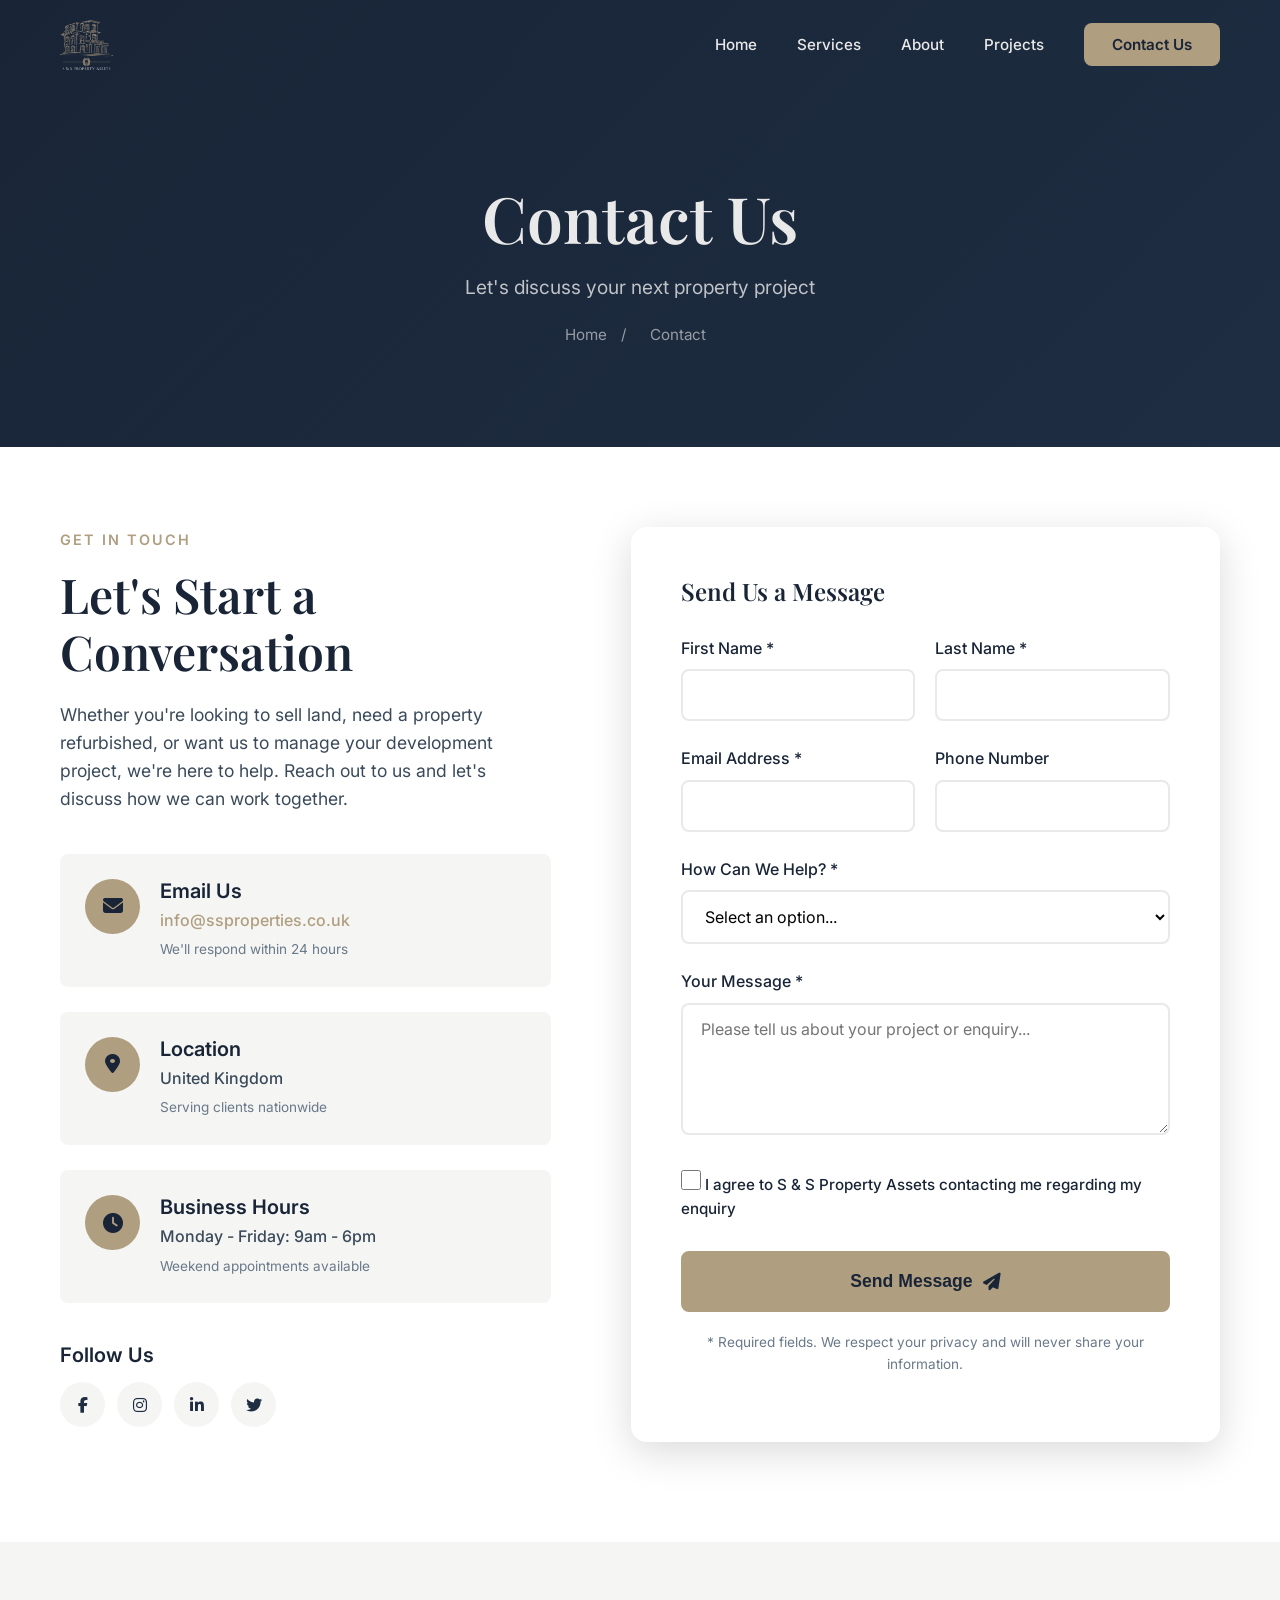
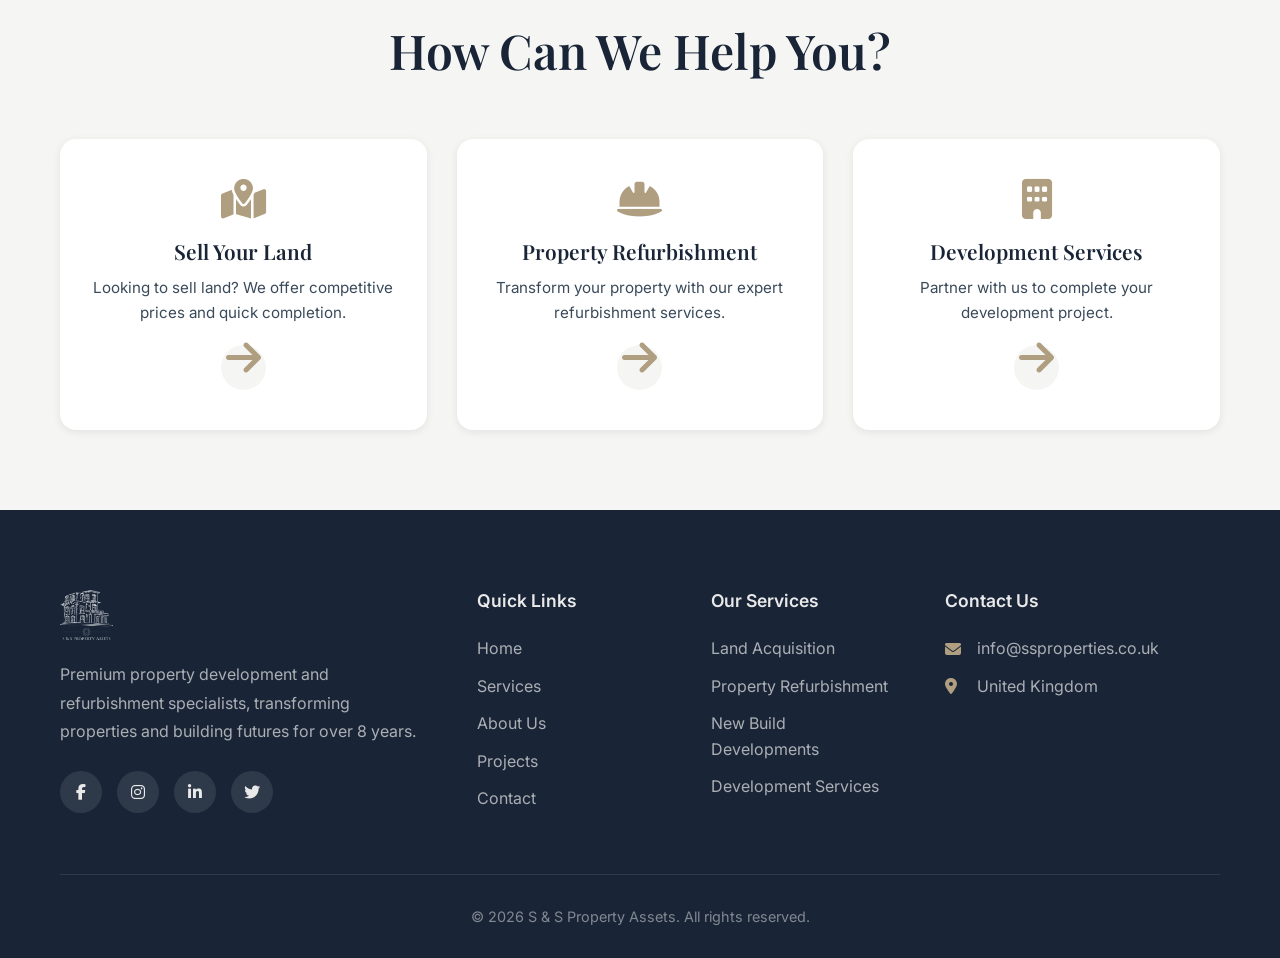
<file: docs/contact.html>
<!DOCTYPE html>
<html lang="en">
<head>
    <meta charset="UTF-8">
    <meta name="viewport" content="width=device-width, initial-scale=1.0">
    <meta name="description" content="Contact S & S Property Assets for land sales, property development, and refurbishment services. Get in touch today.">
    <title>Contact Us | S & S Property Assets</title>
    <link rel="stylesheet" href="css/styles.css">
    <link rel="icon" type="image/png" href="Files/Logo/Social Media Logo Files/Favicon/Favicon Logo.png">
    <link href="https://fonts.googleapis.com/css2?family=Playfair+Display:wght@400;600;700&family=Inter:wght@300;400;500;600&display=swap" rel="stylesheet">
    <link rel="stylesheet" href="https://cdnjs.cloudflare.com/ajax/libs/font-awesome/6.4.0/css/all.min.css">
</head>
<body>
    <!-- Navigation -->
    <nav class="navbar navbar-dark" id="navbar">
        <div class="container">
            <a href="index.html" class="logo">
                <img src="Files/Logo/Standard Logo Files/Original on Transparent.png" alt="S & S Property Assets Logo">
            </a>
            <div class="nav-toggle" id="navToggle">
                <span></span>
                <span></span>
                <span></span>
            </div>
            <ul class="nav-menu" id="navMenu">
                <li><a href="index.html">Home</a></li>
                <li><a href="index.html#services">Services</a></li>
                <li><a href="index.html#about">About</a></li>
                <li><a href="projects.html">Projects</a></li>
                <li><a href="contact.html" class="btn-nav active">Contact Us</a></li>
            </ul>
        </div>
    </nav>

    <!-- Page Header -->
    <header class="page-header">
        <div class="page-header-overlay"></div>
        <div class="container">
            <h1>Contact Us</h1>
            <p>Let's discuss your next property project</p>
            <nav class="breadcrumb">
                <a href="index.html">Home</a> <span>/</span> <span>Contact</span>
            </nav>
        </div>
    </header>

    <!-- Contact Section -->
    <section class="contact-section">
        <div class="container">
            <div class="contact-grid">
                <!-- Contact Info -->
                <div class="contact-info">
                    <div class="section-header left-align">
                        <span class="section-tag">Get In Touch</span>
                        <h2>Let's Start a Conversation</h2>
                        <p>Whether you're looking to sell land, need a property refurbished, or want us to manage your development project, we're here to help. Reach out to us and let's discuss how we can work together.</p>
                    </div>

                    <div class="contact-cards">
                        <div class="contact-card">
                            <div class="contact-icon">
                                <i class="fas fa-envelope"></i>
                            </div>
                            <div class="contact-details">
                                <h4>Email Us</h4>
                                <p><a href="mailto:info@ssproperties.co.uk">info@ssproperties.co.uk</a></p>
                                <span>We'll respond within 24 hours</span>
                            </div>
                        </div>

                        <div class="contact-card">
                            <div class="contact-icon">
                                <i class="fas fa-map-marker-alt"></i>
                            </div>
                            <div class="contact-details">
                                <h4>Location</h4>
                                <p>United Kingdom</p>
                                <span>Serving clients nationwide</span>
                            </div>
                        </div>

                        <div class="contact-card">
                            <div class="contact-icon">
                                <i class="fas fa-clock"></i>
                            </div>
                            <div class="contact-details">
                                <h4>Business Hours</h4>
                                <p>Monday - Friday: 9am - 6pm</p>
                                <span>Weekend appointments available</span>
                            </div>
                        </div>
                    </div>

                    <div class="contact-social">
                        <h4>Follow Us</h4>
                        <div class="social-links">
                            <a href="#" aria-label="Facebook"><i class="fab fa-facebook-f"></i></a>
                            <a href="#" aria-label="Instagram"><i class="fab fa-instagram"></i></a>
                            <a href="#" aria-label="LinkedIn"><i class="fab fa-linkedin-in"></i></a>
                            <a href="#" aria-label="Twitter"><i class="fab fa-twitter"></i></a>
                        </div>
                    </div>
                </div>

                <!-- Contact Form -->
                <div class="contact-form-wrapper">
                    <form class="contact-form" id="contactForm" action="https://formsubmit.co/info@ssproperties.co.uk" method="POST">
                        <!-- FormSubmit Configuration -->
                        <input type="hidden" name="_subject" value="New Contact from S & S Property Assets Website">
                        <input type="hidden" name="_captcha" value="true">
                        <input type="hidden" name="_template" value="table">
                        <input type="hidden" name="_next" value="">
                        <input type="text" name="_honey" style="display:none">
                        
                        <h3>Send Us a Message</h3>
                        
                        <div class="form-row">
                            <div class="form-group">
                                <label for="firstName">First Name *</label>
                                <input type="text" id="firstName" name="firstName" required>
                            </div>
                            <div class="form-group">
                                <label for="lastName">Last Name *</label>
                                <input type="text" id="lastName" name="lastName" required>
                            </div>
                        </div>

                        <div class="form-row">
                            <div class="form-group">
                                <label for="email">Email Address *</label>
                                <input type="email" id="email" name="email" required>
                            </div>
                            <div class="form-group">
                                <label for="phone">Phone Number</label>
                                <input type="tel" id="phone" name="phone">
                            </div>
                        </div>

                        <div class="form-group">
                            <label for="subject">How Can We Help? *</label>
                            <select id="subject" name="subject" required>
                                <option value="">Select an option...</option>
                                <option value="sell-land">I want to sell land</option>
                                <option value="refurbishment">Property refurbishment enquiry</option>
                                <option value="development">Development services enquiry</option>
                                <option value="partnership">Partnership opportunity</option>
                                <option value="general">General enquiry</option>
                            </select>
                        </div>

                        <div class="form-group">
                            <label for="message">Your Message *</label>
                            <textarea id="message" name="message" rows="5" required placeholder="Please tell us about your project or enquiry..."></textarea>
                        </div>

                        <div class="form-group checkbox-group">
                            <label class="checkbox-label">
                                <input type="checkbox" name="consent" required>
                                <span class="checkmark"></span>
                                I agree to S & S Property Assets contacting me regarding my enquiry
                            </label>
                        </div>

                        <button type="submit" class="btn btn-primary btn-large btn-full">
                            <span>Send Message</span>
                            <i class="fas fa-paper-plane"></i>
                        </button>

                        <p class="form-note">* Required fields. We respect your privacy and will never share your information.</p>
                    </form>
                </div>
            </div>
        </div>
    </section>

    <!-- Services Quick Links -->
    <section class="services-quick">
        <div class="container">
            <div class="section-header">
                <h2>How Can We Help You?</h2>
            </div>
            <div class="quick-links-grid">
                <a href="#" class="quick-link-card" onclick="document.getElementById('subject').value='sell-land'; document.getElementById('contactForm').scrollIntoView({behavior: 'smooth'}); return false;">
                    <i class="fas fa-map-marked-alt"></i>
                    <h3>Sell Your Land</h3>
                    <p>Looking to sell land? We offer competitive prices and quick completion.</p>
                    <span class="link-arrow"><i class="fas fa-arrow-right"></i></span>
                </a>
                <a href="#" class="quick-link-card" onclick="document.getElementById('subject').value='refurbishment'; document.getElementById('contactForm').scrollIntoView({behavior: 'smooth'}); return false;">
                    <i class="fas fa-hard-hat"></i>
                    <h3>Property Refurbishment</h3>
                    <p>Transform your property with our expert refurbishment services.</p>
                    <span class="link-arrow"><i class="fas fa-arrow-right"></i></span>
                </a>
                <a href="#" class="quick-link-card" onclick="document.getElementById('subject').value='development'; document.getElementById('contactForm').scrollIntoView({behavior: 'smooth'}); return false;">
                    <i class="fas fa-building"></i>
                    <h3>Development Services</h3>
                    <p>Partner with us to complete your development project.</p>
                    <span class="link-arrow"><i class="fas fa-arrow-right"></i></span>
                </a>
            </div>
        </div>
    </section>

    <!-- Footer -->
    <footer class="footer">
        <div class="container">
            <div class="footer-grid">
                <div class="footer-about">
                    <img src="Files/Logo/Standard Logo Files/White on Transparent.png" alt="S & S Property Assets" class="footer-logo">
                    <p>Premium property development and refurbishment specialists, transforming properties and building futures for over 8 years.</p>
                    <div class="footer-social">
                        <a href="#"><i class="fab fa-facebook-f"></i></a>
                        <a href="#"><i class="fab fa-instagram"></i></a>
                        <a href="#"><i class="fab fa-linkedin-in"></i></a>
                        <a href="#"><i class="fab fa-twitter"></i></a>
                    </div>
                </div>
                <div class="footer-links">
                    <h4>Quick Links</h4>
                    <ul>
                        <li><a href="index.html">Home</a></li>
                        <li><a href="index.html#services">Services</a></li>
                        <li><a href="index.html#about">About Us</a></li>
                        <li><a href="projects.html">Projects</a></li>
                        <li><a href="contact.html">Contact</a></li>
                    </ul>
                </div>
                <div class="footer-services">
                    <h4>Our Services</h4>
                    <ul>
                        <li><a href="contact.html">Land Acquisition</a></li>
                        <li><a href="contact.html">Property Refurbishment</a></li>
                        <li><a href="contact.html">New Build Developments</a></li>
                        <li><a href="contact.html">Development Services</a></li>
                    </ul>
                </div>
                <div class="footer-contact">
                    <h4>Contact Us</h4>
                    <ul>
                        <li><i class="fas fa-envelope"></i> <a href="mailto:info@ssproperties.co.uk">info@ssproperties.co.uk</a></li>
                        <li><i class="fas fa-map-marker-alt"></i> United Kingdom</li>
                    </ul>
                </div>
            </div>
            <div class="footer-bottom">
                <p>&copy; 2026 S & S Property Assets. All rights reserved.</p>
            </div>
        </div>
    </footer>

    <script src="js/main.js"></script>
</body>
</html>
</file>
<file: docs/css/styles.css>
/* ===================================
   S&S Properties - Main Stylesheet
   Premium Property Development
   =================================== */

/* CSS Variables - Color Theme */
:root {
    /* Primary Colors - From S&S Property Assets Logo */
    --primary-dark: #192537;
    --primary: #1e2d42;
    --primary-light: #2a3a52;
    --accent: #B09E80;
    --accent-light: #c4b499;
    --accent-dark: #9a8a6e;
    
    /* Neutral Colors */
    --white: #ffffff;
    --off-white: #f5f5f3;
    --light-gray: #E9E9E9;
    --gray: #8a8a8a;
    --dark-gray: #3a3a3a;
    --black: #192537;
    
    /* Text Colors */
    --text-primary: #192537;
    --text-secondary: #3a4a5a;
    --text-muted: #6a7a8a;
    --text-light: #E9E9E9;
    
    /* Spacing */
    --section-padding: 100px;
    --container-padding: 20px;
    
    /* Transitions */
    --transition-fast: 0.2s ease;
    --transition: 0.3s ease;
    --transition-slow: 0.5s ease;
    
    /* Shadows */
    --shadow-sm: 0 2px 8px rgba(0, 0, 0, 0.08);
    --shadow: 0 4px 20px rgba(0, 0, 0, 0.1);
    --shadow-lg: 0 10px 40px rgba(0, 0, 0, 0.15);
    
    /* Border Radius */
    --radius-sm: 4px;
    --radius: 8px;
    --radius-lg: 16px;
}

/* Reset & Base Styles */
*, *::before, *::after {
    margin: 0;
    padding: 0;
    box-sizing: border-box;
}

html {
    scroll-behavior: smooth;
}

body {
    font-family: 'Inter', -apple-system, BlinkMacSystemFont, 'Segoe UI', Roboto, Oxygen, Ubuntu, sans-serif;
    font-size: 16px;
    line-height: 1.6;
    color: var(--text-primary);
    background-color: var(--white);
    overflow-x: hidden;
}

h1, h2, h3, h4, h5, h6 {
    font-family: 'Playfair Display', Georgia, serif;
    font-weight: 600;
    line-height: 1.2;
    color: var(--primary-dark);
}

h1 { font-size: clamp(2.5rem, 5vw, 4rem); }
h2 { font-size: clamp(2rem, 4vw, 3rem); }
h3 { font-size: clamp(1.5rem, 3vw, 2rem); }
h4 { font-size: 1.25rem; }

p {
    color: var(--text-secondary);
    margin-bottom: 1rem;
}

a {
    color: var(--accent);
    text-decoration: none;
    transition: var(--transition);
}

a:hover {
    color: var(--accent-dark);
}

img {
    max-width: 100%;
    height: auto;
    display: block;
}

ul {
    list-style: none;
}

/* Container */
.container {
    width: 100%;
    max-width: 1200px;
    margin: 0 auto;
    padding: 0 var(--container-padding);
}

/* ===================================
   Navigation
   =================================== */
.navbar {
    position: fixed;
    top: 0;
    left: 0;
    right: 0;
    z-index: 1000;
    padding: 20px 0;
    transition: var(--transition);
}

.navbar.scrolled {
    background: var(--white);
    box-shadow: var(--shadow);
    padding: 15px 0;
}

.navbar .container {
    display: flex;
    justify-content: space-between;
    align-items: center;
}

.logo img {
    height: 50px;
    width: auto;
    transition: var(--transition);
}

.navbar.scrolled .logo img {
    height: 45px;
}

.nav-menu {
    display: flex;
    align-items: center;
    gap: 40px;
}

.nav-menu a {
    color: var(--text-light);
    font-weight: 500;
    font-size: 0.95rem;
    position: relative;
    padding: 5px 0;
}

.navbar.scrolled .nav-menu a {
    color: var(--text-primary);
}

.nav-menu a::after {
    content: '';
    position: absolute;
    bottom: 0;
    left: 0;
    width: 0;
    height: 2px;
    background: var(--accent);
    transition: var(--transition);
}

.nav-menu a:hover::after,
.nav-menu a.active::after {
    width: 100%;
}

.btn-nav {
    background: var(--accent) !important;
    color: var(--primary-dark) !important;
    padding: 12px 28px !important;
    border-radius: var(--radius);
    font-weight: 600 !important;
}

.btn-nav:hover {
    background: var(--accent-dark) !important;
    transform: translateY(-2px);
}

.btn-nav::after {
    display: none !important;
}

/* Mobile Navigation Toggle */
.nav-toggle {
    display: none;
    flex-direction: column;
    gap: 5px;
    cursor: pointer;
    padding: 5px;
}

.nav-toggle span {
    width: 25px;
    height: 2px;
    background: var(--text-light);
    transition: var(--transition);
}

.navbar.scrolled .nav-toggle span {
    background: var(--primary-dark);
}

.navbar-dark .nav-menu a {
    color: var(--text-light);
}

.navbar-dark.scrolled .nav-menu a {
    color: var(--text-primary);
}

/* ===================================
   Buttons
   =================================== */
.btn {
    display: inline-flex;
    align-items: center;
    gap: 10px;
    padding: 14px 32px;
    font-size: 1rem;
    font-weight: 600;
    text-align: center;
    border: 2px solid transparent;
    border-radius: var(--radius);
    cursor: pointer;
    transition: var(--transition);
}

.btn-primary {
    background: var(--accent);
    color: var(--primary-dark);
    border-color: var(--accent);
}

.btn-primary:hover {
    background: var(--accent-dark);
    border-color: var(--accent-dark);
    color: var(--primary-dark);
    transform: translateY(-3px);
    box-shadow: var(--shadow);
}

.btn-secondary {
    background: transparent;
    color: var(--text-light);
    border-color: var(--text-light);
}

.btn-secondary:hover {
    background: var(--text-light);
    color: var(--primary-dark);
    transform: translateY(-3px);
}

.btn-outline {
    background: transparent;
    color: var(--primary);
    border-color: var(--primary);
}

.btn-outline:hover {
    background: var(--primary);
    color: var(--white);
    transform: translateY(-3px);
}

.btn-large {
    padding: 18px 40px;
    font-size: 1.1rem;
}

.btn-full {
    width: 100%;
    justify-content: center;
}

/* ===================================
   Hero Section
   =================================== */
.hero {
    position: relative;
    min-height: 100vh;
    display: flex;
    align-items: center;
    justify-content: center;
    background: var(--primary-dark);
    background-image: url('Content/Projects/Ivanhoe/After/IMAGE 1 .jpg');
    background-size: cover;
    background-position: center;
    background-attachment: fixed;
}

.hero-overlay {
    position: absolute;
    inset: 0;
    background: linear-gradient(135deg, rgba(25, 37, 55, 0.92) 0%, rgba(30, 45, 66, 0.85) 100%);
}

.hero-content {
    position: relative;
    z-index: 2;
    text-align: center;
    max-width: 800px;
    padding: 0 20px;
}

.hero-logo {
    margin-bottom: 30px;
}

.hero-logo img {
    max-width: 350px;
    height: auto;
    margin: 0 auto;
    filter: drop-shadow(0 4px 20px rgba(0, 0, 0, 0.3));
}

.hero-content h1 {
    color: var(--text-light);
    margin-bottom: 25px;
    animation: fadeInUp 0.8s ease;
}

.hero-content p {
    color: rgba(233, 233, 233, 0.9);
    font-size: 1.25rem;
    margin-bottom: 40px;
    animation: fadeInUp 0.8s ease 0.2s both;
}

.hero-buttons {
    display: flex;
    gap: 20px;
    justify-content: center;
    flex-wrap: wrap;
    animation: fadeInUp 0.8s ease 0.4s both;
}

.hero-scroll {
    position: absolute;
    bottom: 40px;
    left: 50%;
    transform: translateX(-50%);
    z-index: 2;
    animation: bounce 2s infinite;
}

.hero-scroll a {
    color: var(--white);
    font-size: 1.5rem;
    opacity: 0.7;
    transition: var(--transition);
}

.hero-scroll a:hover {
    opacity: 1;
}

@keyframes fadeInUp {
    from {
        opacity: 0;
        transform: translateY(30px);
    }
    to {
        opacity: 1;
        transform: translateY(0);
    }
}

@keyframes bounce {
    0%, 20%, 50%, 80%, 100% { transform: translateX(-50%) translateY(0); }
    40% { transform: translateX(-50%) translateY(-15px); }
    60% { transform: translateX(-50%) translateY(-7px); }
}

/* ===================================
   Section Styles
   =================================== */
section {
    padding: var(--section-padding) 0;
}

.section-header {
    text-align: center;
    max-width: 700px;
    margin: 0 auto 60px;
}

.section-header.left-align {
    text-align: left;
    margin: 0 0 40px;
}

.section-tag {
    display: inline-block;
    color: var(--accent);
    font-size: 0.9rem;
    font-weight: 600;
    text-transform: uppercase;
    letter-spacing: 2px;
    margin-bottom: 15px;
}

.section-header h2 {
    margin-bottom: 20px;
}

.section-header p {
    font-size: 1.1rem;
    color: var(--text-secondary);
}

/* ===================================
   Services Section
   =================================== */
.services {
    background: var(--off-white);
}

.services-grid {
    display: grid;
    grid-template-columns: repeat(3, 1fr);
    gap: 30px;
}

.service-card {
    background: var(--white);
    padding: 40px 35px;
    border-radius: var(--radius-lg);
    box-shadow: var(--shadow-sm);
    transition: var(--transition);
    position: relative;
    overflow: hidden;
}

.service-card:hover {
    transform: translateY(-10px);
    box-shadow: var(--shadow-lg);
}

.service-card.featured {
    background: var(--primary-dark);
    color: var(--white);
}

.service-card.featured h3,
.service-card.featured p,
.service-card.featured li {
    color: var(--text-light);
}

.service-badge {
    position: absolute;
    top: 20px;
    right: -35px;
    background: var(--accent);
    color: var(--primary-dark);
    padding: 8px 40px;
    font-size: 0.75rem;
    font-weight: 600;
    text-transform: uppercase;
    transform: rotate(45deg);
}

.service-icon {
    width: 70px;
    height: 70px;
    background: linear-gradient(135deg, var(--accent) 0%, var(--accent-dark) 100%);
    border-radius: 50%;
    display: flex;
    align-items: center;
    justify-content: center;
    margin-bottom: 25px;
}

.service-icon i {
    font-size: 1.75rem;
    color: var(--primary-dark);
}

.service-card h3 {
    font-size: 1.5rem;
    margin-bottom: 15px;
}

.service-card > p {
    margin-bottom: 25px;
    line-height: 1.7;
}

.service-features {
    margin-bottom: 30px;
}

.service-features li {
    display: flex;
    align-items: center;
    gap: 12px;
    padding: 8px 0;
    color: var(--text-secondary);
    font-size: 0.95rem;
}

.service-features li i {
    color: var(--accent);
    font-size: 0.85rem;
}

.service-card.featured .service-features li i {
    color: var(--accent-light);
}

/* ===================================
   Stats Section
   =================================== */
.stats {
    background: var(--primary-dark);
    padding: 80px 0;
}

.stats-grid {
    display: grid;
    grid-template-columns: repeat(4, 1fr);
    gap: 40px;
    text-align: center;
}

.stat-item {
    color: var(--text-light);
}

.stat-number {
    font-family: 'Playfair Display', serif;
    font-size: 3.5rem;
    font-weight: 700;
    color: var(--accent);
    display: inline;
}

.stat-suffix {
    font-family: 'Playfair Display', serif;
    font-size: 2rem;
    color: var(--accent);
}

.stat-label {
    display: block;
    margin-top: 10px;
    font-size: 1rem;
    color: rgba(233, 233, 233, 0.8);
    text-transform: uppercase;
    letter-spacing: 1px;
}

/* ===================================
   About Section
   =================================== */
.about-grid {
    display: grid;
    grid-template-columns: 1fr 1fr;
    gap: 80px;
    align-items: center;
}

.about-images {
    position: relative;
    height: 500px;
}

.about-img-1 {
    position: absolute;
    top: 0;
    left: 0;
    width: 65%;
    height: 70%;
    border-radius: var(--radius-lg);
    overflow: hidden;
    box-shadow: var(--shadow-lg);
}

.about-img-2 {
    position: absolute;
    bottom: 0;
    right: 0;
    width: 55%;
    height: 60%;
    border-radius: var(--radius-lg);
    overflow: hidden;
    box-shadow: var(--shadow-lg);
    border: 5px solid var(--white);
}

.about-img-1 img,
.about-img-2 img {
    width: 100%;
    height: 100%;
    object-fit: cover;
}

.about-experience {
    position: absolute;
    bottom: 80px;
    left: 50%;
    transform: translateX(-50%);
    background: var(--accent);
    color: var(--primary-dark);
    padding: 25px 35px;
    border-radius: var(--radius);
    text-align: center;
    box-shadow: var(--shadow-lg);
}

.exp-number {
    display: block;
    font-family: 'Playfair Display', serif;
    font-size: 3rem;
    font-weight: 700;
    line-height: 1;
}

.exp-text {
    font-size: 0.9rem;
    text-transform: uppercase;
    letter-spacing: 1px;
}

.about-content .lead {
    font-size: 1.15rem;
    font-weight: 500;
    color: var(--text-primary);
    margin-bottom: 20px;
}

.about-features {
    display: grid;
    grid-template-columns: 1fr 1fr;
    gap: 25px;
    margin: 35px 0;
}

.about-feature {
    display: flex;
    gap: 15px;
    align-items: flex-start;
}

.about-feature i {
    width: 50px;
    height: 50px;
    background: rgba(201, 162, 39, 0.1);
    border-radius: 50%;
    display: flex;
    align-items: center;
    justify-content: center;
    color: var(--accent);
    font-size: 1.25rem;
    flex-shrink: 0;
}

.about-feature h4 {
    font-family: 'Inter', sans-serif;
    font-size: 1rem;
    font-weight: 600;
    margin-bottom: 5px;
}

.about-feature p {
    font-size: 0.9rem;
    color: var(--text-muted);
    margin: 0;
}

/* ===================================
   Featured Projects
   =================================== */
.featured-projects {
    background: var(--off-white);
}

.projects-grid {
    display: grid;
    grid-template-columns: repeat(3, 1fr);
    gap: 30px;
}

.project-card {
    background: var(--white);
    border-radius: var(--radius-lg);
    overflow: hidden;
    box-shadow: var(--shadow-sm);
    transition: var(--transition);
}

.project-card:hover {
    transform: translateY(-10px);
    box-shadow: var(--shadow-lg);
}

.project-image {
    position: relative;
    height: 280px;
    overflow: hidden;
}

.project-image img {
    width: 100%;
    height: 100%;
    object-fit: cover;
    transition: var(--transition-slow);
}

.project-card:hover .project-image img {
    transform: scale(1.1);
}

.project-overlay {
    position: absolute;
    inset: 0;
    background: linear-gradient(to top, rgba(25, 37, 55, 0.8) 0%, transparent 60%);
    display: flex;
    align-items: flex-end;
    padding: 25px;
}

.project-type {
    background: var(--accent);
    color: var(--primary-dark);
    padding: 6px 16px;
    border-radius: 20px;
    font-size: 0.8rem;
    font-weight: 600;
    text-transform: uppercase;
    letter-spacing: 1px;
}

.project-info {
    padding: 30px;
}

.project-info h3 {
    font-size: 1.4rem;
    margin-bottom: 12px;
}

.project-info p {
    font-size: 0.95rem;
    margin-bottom: 20px;
}

.project-link {
    display: inline-flex;
    align-items: center;
    gap: 8px;
    color: var(--accent);
    font-weight: 600;
    font-size: 0.95rem;
}

.project-link:hover {
    gap: 15px;
}

.projects-cta {
    text-align: center;
    margin-top: 50px;
}

/* ===================================
   CTA Section
   =================================== */
.cta {
    position: relative;
    background: var(--primary-dark);
    background-image: url('Content/Projects/Horsley/After Photos/IMG_5872.JPG');
    background-size: cover;
    background-position: center;
    background-attachment: fixed;
    padding: 120px 0;
}

.cta-overlay {
    position: absolute;
    inset: 0;
    background: rgba(25, 37, 55, 0.92);
}

.cta-content {
    position: relative;
    z-index: 2;
    text-align: center;
    max-width: 700px;
    margin: 0 auto;
}

.cta-content h2 {
    color: var(--text-light);
    margin-bottom: 20px;
}

.cta-content p {
    color: rgba(233, 233, 233, 0.85);
    font-size: 1.15rem;
    margin-bottom: 35px;
}

.cta-buttons {
    display: flex;
    gap: 20px;
    justify-content: center;
    flex-wrap: wrap;
}

/* ===================================
   Footer
   =================================== */
.footer {
    background: var(--primary-dark);
    color: var(--text-light);
    padding: 80px 0 30px;
}

.footer-grid {
    display: grid;
    grid-template-columns: 2fr 1fr 1fr 1.5fr;
    gap: 50px;
    margin-bottom: 50px;
}

.footer-logo {
    height: 50px;
    margin-bottom: 20px;
}

.footer-about p {
    color: rgba(233, 233, 233, 0.7);
    margin-bottom: 25px;
    line-height: 1.8;
}

.footer-social {
    display: flex;
    gap: 15px;
}

.footer-social a {
    width: 42px;
    height: 42px;
    background: rgba(233, 233, 233, 0.1);
    border-radius: 50%;
    display: flex;
    align-items: center;
    justify-content: center;
    color: var(--text-light);
    transition: var(--transition);
}

.footer-social a:hover {
    background: var(--accent);
    transform: translateY(-3px);
}

.footer h4 {
    color: var(--text-light);
    font-family: 'Inter', sans-serif;
    font-size: 1.1rem;
    font-weight: 600;
    margin-bottom: 25px;
}

.footer ul li {
    margin-bottom: 12px;
}

.footer ul a {
    color: rgba(233, 233, 233, 0.7);
    transition: var(--transition);
}

.footer ul a:hover {
    color: var(--accent);
    padding-left: 5px;
}

.footer-contact li {
    display: flex;
    align-items: center;
    gap: 12px;
    color: rgba(233, 233, 233, 0.7);
}

.footer-contact i {
    color: var(--accent);
    width: 20px;
}

.footer-bottom {
    border-top: 1px solid rgba(233, 233, 233, 0.1);
    padding-top: 30px;
    text-align: center;
}

.footer-bottom p {
    color: rgba(233, 233, 233, 0.5);
    font-size: 0.9rem;
    margin: 0;
}

/* ===================================
   Page Header
   =================================== */
.page-header {
    position: relative;
    padding: 180px 0 100px;
    background: var(--primary-dark);
    text-align: center;
}

.page-header-overlay {
    position: absolute;
    inset: 0;
    background: linear-gradient(135deg, var(--primary-dark) 0%, var(--primary) 100%);
}

.page-header .container {
    position: relative;
    z-index: 2;
}

.page-header h1 {
    color: var(--text-light);
    margin-bottom: 15px;
}

.page-header > .container > p {
    color: rgba(233, 233, 233, 0.8);
    font-size: 1.2rem;
    margin-bottom: 20px;
}

.breadcrumb {
    color: rgba(233, 233, 233, 0.6);
    font-size: 0.95rem;
}

.breadcrumb a {
    color: rgba(233, 233, 233, 0.6);
}

.breadcrumb a:hover {
    color: var(--accent);
}

.breadcrumb span {
    margin: 0 10px;
}

/* ===================================
   Projects Page
   =================================== */
.projects-intro {
    text-align: center;
    padding: 60px 0;
    background: var(--white);
}

.intro-content {
    max-width: 800px;
    margin: 0 auto;
}

.intro-content h2 {
    margin-bottom: 20px;
}

.project-detail {
    padding: 80px 0;
}

.project-detail.alt-bg {
    background: var(--off-white);
}

.project-header {
    text-align: center;
    max-width: 800px;
    margin: 0 auto 50px;
}

.project-tag {
    display: inline-block;
    background: var(--accent);
    color: var(--primary-dark);
    padding: 8px 20px;
    border-radius: 25px;
    font-size: 0.85rem;
    font-weight: 600;
    text-transform: uppercase;
    letter-spacing: 1px;
    margin-bottom: 20px;
}

.project-header h2 {
    margin-bottom: 20px;
}

.before-after-section h3,
.project-gallery h3 {
    font-family: 'Inter', sans-serif;
    font-size: 1.25rem;
    display: flex;
    align-items: center;
    gap: 12px;
    margin-bottom: 30px;
    color: var(--primary);
}

.before-after-section h3 i,
.project-gallery h3 i {
    color: var(--accent);
}

.comparison-grid {
    display: flex;
    flex-direction: column;
    gap: 40px;
}

.comparison-item {
    display: grid;
    grid-template-columns: 1fr 1fr;
    gap: 30px;
}

.before-image,
.after-image {
    position: relative;
    border-radius: var(--radius-lg);
    overflow: hidden;
    height: 350px;
}

.before-image img,
.after-image img {
    width: 100%;
    height: 100%;
    object-fit: cover;
}

.before-image .badge,
.after-image .badge {
    position: absolute;
    top: 20px;
    left: 20px;
    background: var(--primary-dark);
    color: var(--text-light);
    padding: 8px 20px;
    border-radius: 25px;
    font-size: 0.85rem;
    font-weight: 600;
    text-transform: uppercase;
    letter-spacing: 1px;
}

.after-image .badge {
    background: var(--accent);
}

.project-gallery {
    margin-top: 50px;
}

.gallery-grid {
    display: grid;
    grid-template-columns: repeat(4, 1fr);
    gap: 20px;
}

.gallery-item {
    border-radius: var(--radius);
    overflow: hidden;
    height: 220px;
    cursor: pointer;
    transition: var(--transition);
}

.gallery-item.large {
    grid-column: span 2;
    grid-row: span 2;
    height: auto;
}

.gallery-item img {
    width: 100%;
    height: 100%;
    object-fit: cover;
    transition: var(--transition);
}

.gallery-item:hover {
    transform: scale(1.02);
    box-shadow: var(--shadow-lg);
}

.gallery-item:hover img {
    transform: scale(1.1);
}

.project-features {
    display: flex;
    justify-content: center;
    gap: 50px;
    margin-top: 50px;
    padding-top: 40px;
    border-top: 1px solid var(--light-gray);
}

.project-features .feature {
    display: flex;
    align-items: center;
    gap: 12px;
    color: var(--text-secondary);
}

.project-features .feature i {
    color: var(--accent);
    font-size: 1.5rem;
}

.note {
    text-align: center;
    font-style: italic;
    color: var(--text-muted);
    margin-top: 20px;
}

/* ===================================
   Contact Page
   =================================== */
.contact-section {
    padding: 80px 0 100px;
}

.contact-grid {
    display: grid;
    grid-template-columns: 1fr 1.2fr;
    gap: 80px;
}

.contact-cards {
    display: flex;
    flex-direction: column;
    gap: 25px;
    margin-bottom: 40px;
}

.contact-card {
    display: flex;
    gap: 20px;
    padding: 25px;
    background: var(--off-white);
    border-radius: var(--radius);
    transition: var(--transition);
}

.contact-card:hover {
    background: var(--white);
    box-shadow: var(--shadow);
    transform: translateX(5px);
}

.contact-icon {
    width: 55px;
    height: 55px;
    background: var(--accent);
    border-radius: 50%;
    display: flex;
    align-items: center;
    justify-content: center;
    flex-shrink: 0;
}

.contact-icon i {
    color: var(--primary-dark);
    font-size: 1.25rem;
}

.contact-details h4 {
    font-family: 'Inter', sans-serif;
    font-weight: 600;
    margin-bottom: 5px;
    color: var(--primary-dark);
}

.contact-details p {
    margin-bottom: 3px;
    font-weight: 500;
}

.contact-details span {
    font-size: 0.85rem;
    color: var(--text-muted);
}

.contact-social h4 {
    font-family: 'Inter', sans-serif;
    font-weight: 600;
    margin-bottom: 15px;
}

.social-links {
    display: flex;
    gap: 12px;
}

.social-links a {
    width: 45px;
    height: 45px;
    background: var(--off-white);
    border-radius: 50%;
    display: flex;
    align-items: center;
    justify-content: center;
    color: var(--primary);
    transition: var(--transition);
}

.social-links a:hover {
    background: var(--accent);
    color: var(--primary-dark);
    transform: translateY(-3px);
}

/* Contact Form */
.contact-form-wrapper {
    background: var(--white);
    padding: 50px;
    border-radius: var(--radius-lg);
    box-shadow: var(--shadow-lg);
}

.contact-form h3 {
    margin-bottom: 30px;
    font-size: 1.5rem;
}

.form-row {
    display: grid;
    grid-template-columns: 1fr 1fr;
    gap: 20px;
}

.form-group {
    margin-bottom: 25px;
}

.form-group label {
    display: block;
    margin-bottom: 8px;
    font-weight: 500;
    color: var(--text-primary);
}

.form-group input,
.form-group select,
.form-group textarea {
    width: 100%;
    padding: 14px 18px;
    border: 2px solid var(--light-gray);
    border-radius: var(--radius);
    font-size: 1rem;
    font-family: inherit;
    transition: var(--transition);
    background: var(--white);
}

.form-group input:focus,
.form-group select:focus,
.form-group textarea:focus {
    outline: none;
    border-color: var(--accent);
    box-shadow: 0 0 0 4px rgba(201, 162, 39, 0.1);
}

.form-group textarea {
    resize: vertical;
    min-height: 120px;
}

.checkbox-group {
    margin-bottom: 30px;
}

.checkbox-label {
    display: flex;
    align-items: flex-start;
    gap: 12px;
    cursor: pointer;
    font-size: 0.95rem;
    color: var(--text-secondary);
}

.checkbox-label input[type="checkbox"] {
    width: 20px;
    height: 20px;
    accent-color: var(--accent);
    margin-top: 2px;
}

.form-note {
    font-size: 0.85rem;
    color: var(--text-muted);
    text-align: center;
    margin-top: 20px;
}

/* Services Quick Links */
.services-quick {
    background: var(--off-white);
    padding: 80px 0;
}

.quick-links-grid {
    display: grid;
    grid-template-columns: repeat(3, 1fr);
    gap: 30px;
}

.quick-link-card {
    background: var(--white);
    padding: 40px 30px;
    border-radius: var(--radius-lg);
    text-align: center;
    box-shadow: var(--shadow-sm);
    transition: var(--transition);
    position: relative;
    overflow: hidden;
}

.quick-link-card:hover {
    transform: translateY(-10px);
    box-shadow: var(--shadow-lg);
}

.quick-link-card i {
    font-size: 2.5rem;
    color: var(--accent);
    margin-bottom: 20px;
}

.quick-link-card h3 {
    font-size: 1.3rem;
    margin-bottom: 12px;
}

.quick-link-card p {
    font-size: 0.95rem;
    margin-bottom: 20px;
}

.link-arrow {
    display: inline-flex;
    align-items: center;
    justify-content: center;
    width: 45px;
    height: 45px;
    background: var(--off-white);
    border-radius: 50%;
    color: var(--accent);
    transition: var(--transition);
}

.quick-link-card:hover .link-arrow {
    background: var(--accent);
    color: var(--primary-dark);
}

/* ===================================
   Responsive Styles
   =================================== */
@media (max-width: 1024px) {
    .services-grid,
    .projects-grid,
    .quick-links-grid {
        grid-template-columns: repeat(2, 1fr);
    }
    
    .footer-grid {
        grid-template-columns: repeat(2, 1fr);
    }
    
    .about-grid {
        gap: 50px;
    }
    
    .gallery-grid {
        grid-template-columns: repeat(3, 1fr);
    }
}

@media (max-width: 900px) {
    .about-grid,
    .contact-grid {
        grid-template-columns: 1fr;
        gap: 50px;
    }
    
    .about-images {
        height: 400px;
        margin-bottom: 30px;
    }
    
    .stats-grid {
        grid-template-columns: repeat(2, 1fr);
        gap: 30px;
    }
    
    .comparison-item {
        grid-template-columns: 1fr;
    }
    
    .before-image,
    .after-image {
        height: 280px;
    }
}

@media (max-width: 768px) {
    :root {
        --section-padding: 70px;
    }
    
    .nav-toggle {
        display: flex;
    }
    
    .nav-menu {
        position: fixed;
        top: 0;
        right: -100%;
        width: 80%;
        max-width: 400px;
        height: 100vh;
        background: var(--primary-dark);
        flex-direction: column;
        justify-content: center;
        align-items: center;
        gap: 30px;
        transition: var(--transition);
    }
    
    .nav-menu.active {
        right: 0;
    }
    
    .nav-menu a {
        color: var(--white) !important;
        font-size: 1.2rem;
    }
    
    .services-grid,
    .projects-grid,
    .quick-links-grid {
        grid-template-columns: 1fr;
    }
    
    .footer-grid {
        grid-template-columns: 1fr;
        gap: 40px;
    }
    
    .gallery-grid {
        grid-template-columns: repeat(2, 1fr);
    }
    
    .gallery-item.large {
        grid-column: span 2;
    }
    
    .project-features {
        flex-direction: column;
        align-items: center;
        gap: 20px;
    }
    
    .about-features {
        grid-template-columns: 1fr;
    }
    
    .contact-form-wrapper {
        padding: 30px 25px;
    }
    
    .form-row {
        grid-template-columns: 1fr;
    }
    
    .hero-buttons {
        flex-direction: column;
        align-items: center;
    }
    
    .cta-buttons {
        flex-direction: column;
        align-items: center;
    }
}

@media (max-width: 480px) {
    body {
        font-size: 15px;
    }
    
    .about-images {
        height: 320px;
    }
    
    .about-img-1 {
        width: 75%;
        height: 65%;
    }
    
    .about-img-2 {
        width: 60%;
        height: 55%;
    }
    
    .about-experience {
        padding: 20px 25px;
    }
    
    .exp-number {
        font-size: 2.5rem;
    }
    
    .stat-number {
        font-size: 2.5rem;
    }
    
    .stats-grid {
        grid-template-columns: 1fr 1fr;
    }
    
    .gallery-grid {
        grid-template-columns: 1fr;
    }
    
    .gallery-item.large {
        grid-column: span 1;
    }
    
    .btn {
        padding: 12px 24px;
    }
    
    .btn-large {
        padding: 14px 28px;
    }
}

/* ===================================
   Utility Classes
   =================================== */
.text-center { text-align: center; }
.text-left { text-align: left; }
.text-right { text-align: right; }

.mb-0 { margin-bottom: 0; }
.mb-1 { margin-bottom: 10px; }
.mb-2 { margin-bottom: 20px; }
.mb-3 { margin-bottom: 30px; }
.mb-4 { margin-bottom: 40px; }

.mt-0 { margin-top: 0; }
.mt-1 { margin-top: 10px; }
.mt-2 { margin-top: 20px; }
.mt-3 { margin-top: 30px; }
.mt-4 { margin-top: 40px; }
</file>
